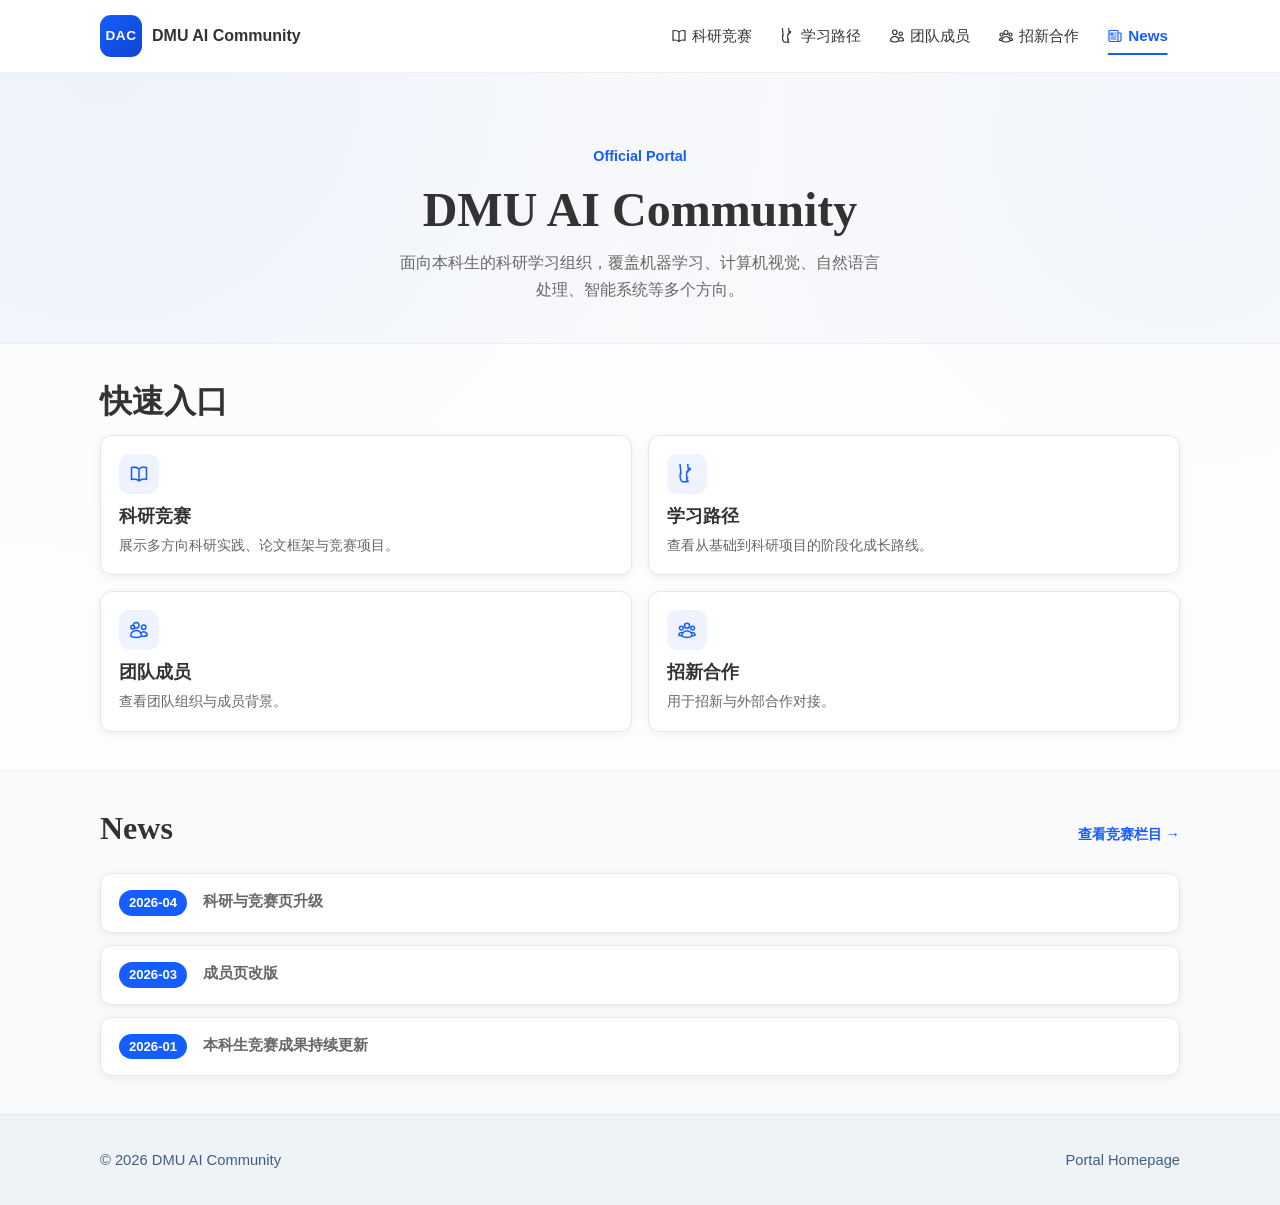
<file: index.html>
<!doctype html>
<html lang="zh-CN">
<head>
  <meta charset="UTF-8" />
  <meta name="viewport" content="width=device-width, initial-scale=1.0" />
  <title>DMU AI Community | 首页</title>
  <meta name="description" content="DMU AI Community 门户首页。" />
  <link rel="stylesheet" href="./css/main.css" />
</head>
<body class="portal-page">
  <!-- ========== Navigation ========== -->
  <header class="site-header" id="top">
    <div class="container nav-wrap">
      <a class="brand" href="./index.html">
        <span class="brand-mark">DAC</span>
        <span class="brand-text">DMU AI Community</span>
      </a>
      <button class="menu-btn" id="menuBtn" aria-label="切换导航">菜单</button>
      <nav class="nav-links"></nav>
    </div>
  </header>
  <div class="nav-mobile" id="navMobile"></div>

  <!-- ========== Main Content ========== -->
  <main>
    <section class="hero">
      <div class="container hero-grid">
        <div>
          <p class="eyebrow">Official Portal</p>
          <h1>DMU AI Community</h1>
          <p class="hero-sub">
            面向本科生的科研学习组织，覆盖机器学习、计算机视觉、自然语言处理、智能系统等多个方向。
          </p></div>
      </div>
    </section>

    <section class="section alt">
      <div class="container">
        <h2>快速入口</h2>
        <div class="cards four">
          <article class="card">
            <div class="card-icon">
              <svg xmlns="http://www.w3.org/2000/svg" fill="none" viewBox="0 0 24 24" stroke-width="1.8" stroke="currentColor"><path stroke-linecap="round" stroke-linejoin="round" d="M12 6.042A8.967 8.967 0 0 0 6 3.75c-1.052 0-2.062.18-3 .512v14.25A8.987 8.987 0 0 1 6 18c2.305 0 4.408.867 6 2.292m0-14.25a8.966 8.966 0 0 1 6-2.292c1.052 0 2.062.18 3 .512v14.25A8.987 8.987 0 0 0 18 18a8.967 8.967 0 0 0-6 2.292m0-14.25v14.25" /></svg>
            </div>
            <h3>科研竞赛</h3>
            <p>展示多方向科研实践、论文框架与竞赛项目。</p>
          </article>
          <article class="card">
            <div class="card-icon">
              <svg xmlns="http://www.w3.org/2000/svg" fill="none" viewBox="0 0 24 24" stroke-width="1.8" stroke="currentColor"><path stroke-linecap="round" stroke-linejoin="round" d="M4.26 10.147a60.438 60.438 0 0 0-.5 4.78c0 1.194.224 2.347.616 3.395.393.992.92 1.86 1.556 2.564a25.25 25.25 0 0 0 4.78.5c.85-.004 1.705-.08 2.539-.214l-.183-1.043a9.492 9.492 0 0 1-1.484-1.01l.184-1.09a7.428 7.428 0 0 0 1.01-1.484l-1.042-.183a60.43 60.43 0 0 0-.214-2.54c.003-.2.003-.4.003-.603 0-.2-.001-.4-.003-.602a59.77 59.77 0 0 0 .214-2.539 9.483 9.483 0 0 1 1.484-1.01l-1.042-.183a7.428 7.428 0 0 0 1.01-1.484l1.09.184a9.492 9.492 0 0 1 1.484-1.01l.183-1.043a60.43 60.43 0 0 0-2.539-.214 60.438 60.438 0 0 0-.5-4.78 60.438 60.438 0 0 0-.5-4.78 60.43 60.43 0 0 0-2.539-.214 60.43 60.43 0 0 0-2.539.214 9.492 9.492 0 0 1-1.484 1.01l1.042.183a7.428 7.428 0 0 0-1.01 1.484l-1.09-.184a9.492 9.492 0 0 1-1.484-1.01l.183 1.043a60.43 60.43 0 0 0 .214 2.539 60.438 60.438 0 0 0 .5 4.78 60.438 60.438 0 0 0 .5 4.78c.067.33.119.662.152 1z" /></svg>
            </div>
            <h3>学习路径</h3>
            <p>查看从基础到科研项目的阶段化成长路线。</p>
          </article>
          <article class="card">
            <div class="card-icon">
              <svg xmlns="http://www.w3.org/2000/svg" fill="none" viewBox="0 0 24 24" stroke-width="1.8" stroke="currentColor"><path stroke-linecap="round" stroke-linejoin="round" d="M15 19.128a9.38 9.38 0 0 0 2.625.372 9.337 9.337 0 0 0 4.121-.952 4.125 4.125 0 0 0-7.533-2.493M15 19.128v-.003c0-1.113-.285-2.16-.786-3.07M15 19.128v.106A12.318 12.318 0 0 1 8.624 21c-2.331 0-4.512-.645-6.374-1.766l-.001-.109a6.375 6.375 0 0 1 11.964-3.07M12 6.375a3.375 3.375 0 1 1-6.75 0 3.375 3.375 0 0 1 6.75 0Zm8.25 2.25a2.625 2.625 0 1 1-5.25 0 2.625 2.625 0 0 1 5.25 0Zm-13.5 0a2.25 2.25 0 1 1-4.5 0 2.25 2.25 0 0 1 4.5 0Z" /></svg>
            </div>
            <h3>团队成员</h3>
            <p>查看团队组织与成员背景。</p>
          </article>
          <article class="card">
            <div class="card-icon">
              <svg xmlns="http://www.w3.org/2000/svg" fill="none" viewBox="0 0 24 24" stroke-width="1.8" stroke="currentColor"><path stroke-linecap="round" stroke-linejoin="round" d="M18 18.72a9.094 9.094 0 0 0 3.741-.479 3 3 0 0 0-4.682-2.72m.94 3.198.001.031c0 .225-.012.447-.037.666A11.944 11.944 0 0 1 12 21c-2.17 0-4.207-.576-5.963-1.584A6.062 6.062 0 0 1 6 18.719m12 0a5.971 5.971 0 0 0-.941-3.197m0 0A5.995 5.995 0 0 0 12 12.75a5.995 5.995 0 0 0-5.058 2.772m0 0a3 3 0 0 0-4.681 2.72 8.986 8.986 0 0 0 3.74.477m.94-3.197a5.971 5.971 0 0 0-.94 3.197M15 6.75a3 3 0 1 1-6 0 3 3 0 0 1 6 0Zm6 3a2.25 2.25 0 1 1-4.5 0 2.25 2.25 0 0 1 4.5 0Zm-13.5 0a2.25 2.25 0 1 1-4.5 0 2.25 2.25 0 0 1 4.5 0Z" /></svg>
            </div>
            <h3>招新合作</h3>
            <p>用于招新与外部合作对接。</p>
          </article>
        </div>
      </div>
    </section>

    <section class="section" id="news">
      <div class="container">
        <div class="section-head">
          <h2>News</h2>
          <a href="./research.html#competitions">查看竞赛栏目 →</a>
        </div>
        <ul class="news-list">
          <li class="news-item">
            <span class="news-date">2026-04</span>
            <p class="news-title">科研与竞赛页升级</p>
          </li>
          <li class="news-item">
            <span class="news-date">2026-03</span>
            <p class="news-title">成员页改版</p>
          </li>
          <li class="news-item">
            <span class="news-date">2026-01</span>
            <p class="news-title">本科生竞赛成果持续更新</p>
          </li>
        </ul>
      </div>
    </section>
  </main>

  <div class="site-footer-placeholder"></div>

  <script src="./js/nav-config.js"></script>
  <script type="module" src="./js/app.js"></script>
</body>
</html>
</file>
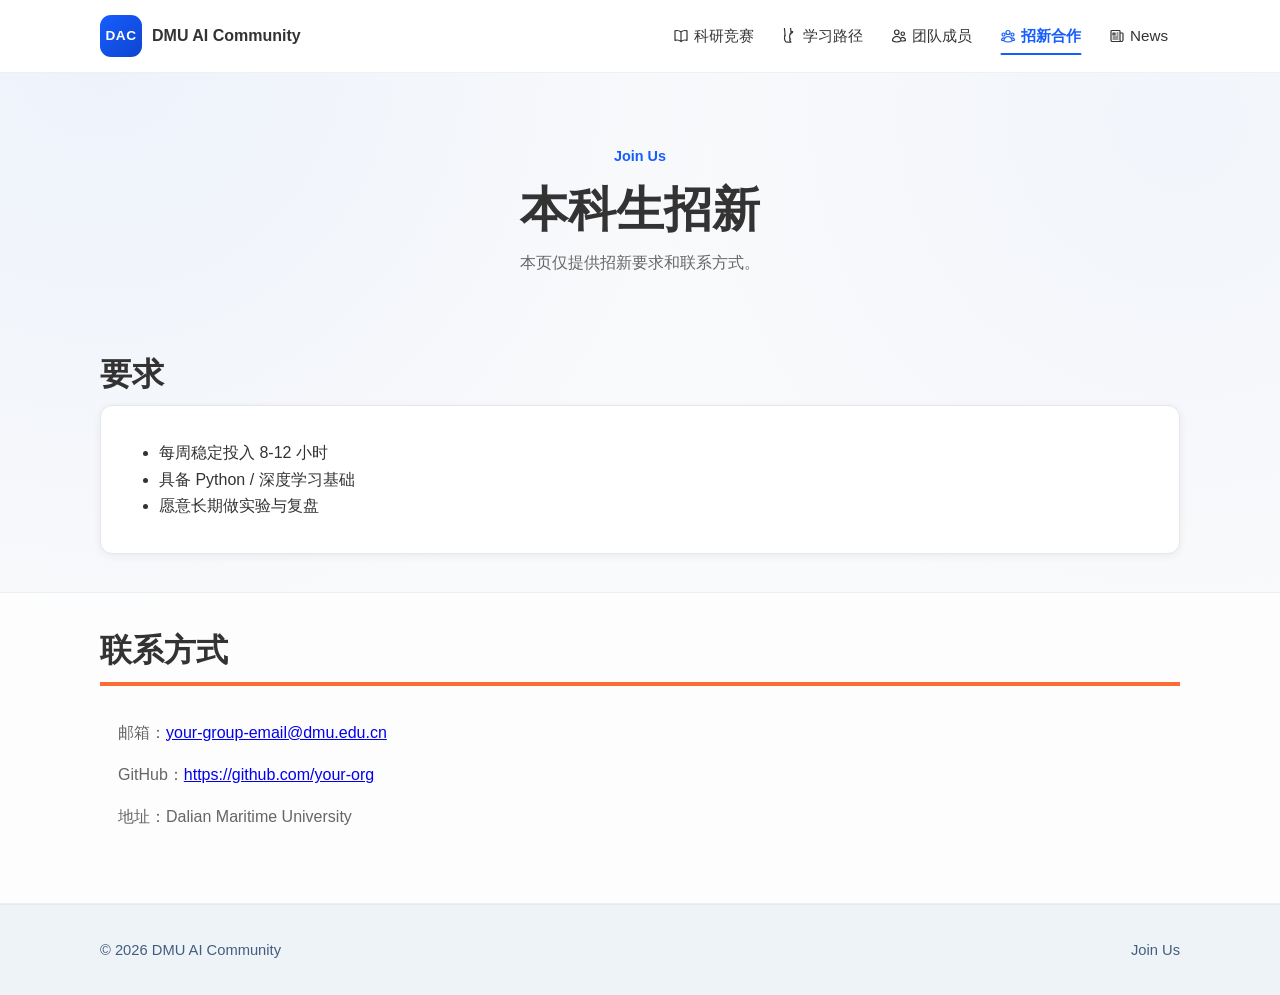
<file: collab.html>
<!doctype html>
<html lang="zh-CN">
<head>
  <meta charset="UTF-8" />
  <meta name="viewport" content="width=device-width, initial-scale=1.0" />
  <title>DMU AI Community | 招新合作</title>
  <meta name="description" content="DMU AI Community 招新页：要求与联系方式。" />
  <link rel="stylesheet" href="./css/main.css" />
</head>
<body class="collab-page">
  <!-- ========== Navigation ========== -->
  <header class="site-header" id="top">
    <div class="container nav-wrap">
      <a class="brand" href="./index.html">
        <span class="brand-mark">DAC</span>
        <span class="brand-text">DMU AI Community</span>
      </a>
      <button class="menu-btn" id="menuBtn" aria-label="切换导航">菜单</button>
      <nav class="nav-links"></nav>
    </div>
  </header>
  <div class="nav-mobile" id="navMobile"></div>

  <!-- ========== Main Content ========== -->
  <main>
    <section class="hero">
      <div class="container hero-grid">
        <div>
          <p class="eyebrow">Join Us</p>
          <h1>本科生招新</h1>
          <p class="hero-sub">本页仅提供招新要求和联系方式。</p></div>
      </div>
    </section>

    <section class="section" id="requirements">
      <div class="container">
        <h2>要求</h2>
        <article class="card">
          <ul>
            <li>每周稳定投入 8-12 小时</li>
            <li>具备 Python / 深度学习基础</li>
            <li>愿意长期做实验与复盘</li>
          </ul>
        </article>
      </div>
    </section>

    <section class="section alt" id="contact">
      <div class="container">
        <h2>联系方式</h2>
        <article class="join-card">
          <p>邮箱：<a href="mailto:your-group-email@dmu.edu.cn">your-group-email@dmu.edu.cn</a></p>
          <p>GitHub：<a href="https://github.com/your-org">https://github.com/your-org</a></p>
          <p>地址：Dalian Maritime University</p></article>
      </div>
    </section>
  </main>

  <div class="site-footer-placeholder"></div>

  <script src="./js/nav-config.js"></script>
  <script type="module" src="./js/app.js"></script>
</body>
</html>
</file>
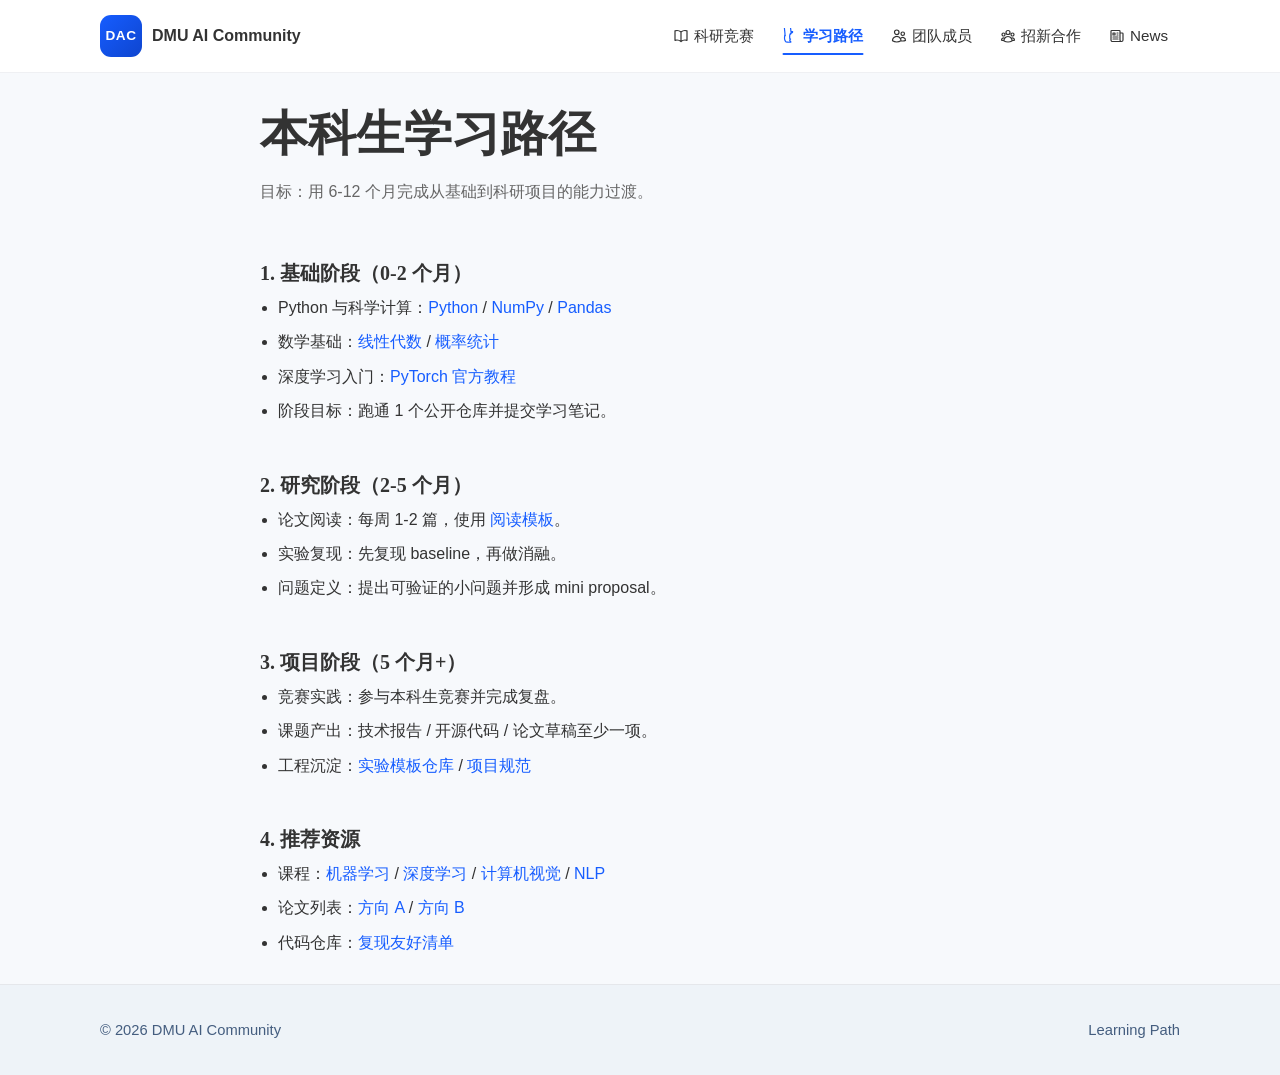
<file: learning.html>
<!doctype html>
<html lang="zh-CN">
<head>
  <meta charset="UTF-8" />
  <meta name="viewport" content="width=device-width, initial-scale=1.0" />
  <title>DMU AI Community | 学习路径</title>
  <meta name="description" content="DMU AI Community 学习路径页。" />
  <link rel="stylesheet" href="./css/main.css" />
</head>
<body class="portal-page learning-simple-page">
  <!-- ========== Navigation ========== -->
  <header class="site-header" id="top">
    <div class="container nav-wrap">
      <a class="brand" href="./index.html">
        <span class="brand-mark">DAC</span>
        <span class="brand-text">DMU AI Community</span>
      </a>
      <button class="menu-btn" id="menuBtn" aria-label="切换导航">菜单</button>
      <nav class="nav-links"></nav>
    </div>
  </header>
  <div class="nav-mobile" id="navMobile"></div>

  <!-- ========== Main Content ========== -->
  <main class="learning-main">
    <section class="section" id="top-intro">
      <div class="container learning-wrap">
        <h1>本科生学习路径</h1>
        <p>目标：用 6-12 个月完成从基础到科研项目的能力过渡。</p>
      </div>
    </section>

    <section class="section" id="foundation">
      <div class="container learning-wrap">
        <h2>1. 基础阶段（0-2 个月）</h2>
        <ul class="path-list">
          <li>Python 与科学计算：<a href="#">Python</a> / <a href="#">NumPy</a> / <a href="#">Pandas</a></li>
          <li>数学基础：<a href="#">线性代数</a> / <a href="#">概率统计</a></li>
          <li>深度学习入门：<a href="#">PyTorch 官方教程</a></li>
          <li>阶段目标：跑通 1 个公开仓库并提交学习笔记。</li>
        </ul>
      </div>
    </section>

    <section class="section" id="research">
      <div class="container learning-wrap">
        <h2>2. 研究阶段（2-5 个月）</h2>
        <ul class="path-list">
          <li>论文阅读：每周 1-2 篇，使用 <a href="#">阅读模板</a>。</li>
          <li>实验复现：先复现 baseline，再做消融。</li>
          <li>问题定义：提出可验证的小问题并形成 mini proposal。</li>
        </ul>
      </div>
    </section>

    <section class="section" id="project">
      <div class="container learning-wrap">
        <h2>3. 项目阶段（5 个月+）</h2>
        <ul class="path-list">
          <li>竞赛实践：参与本科生竞赛并完成复盘。</li>
          <li>课题产出：技术报告 / 开源代码 / 论文草稿至少一项。</li>
          <li>工程沉淀：<a href="#">实验模板仓库</a> / <a href="#">项目规范</a></li>
        </ul>
      </div>
    </section>

    <section class="section" id="resources">
      <div class="container learning-wrap">
        <h2>4. 推荐资源</h2>
        <ul class="path-list">
          <li>课程：<a href="#">机器学习</a> / <a href="#">深度学习</a> / <a href="#">计算机视觉</a> / <a href="#">NLP</a></li>
          <li>论文列表：<a href="#">方向 A</a> / <a href="#">方向 B</a></li>
          <li>代码仓库：<a href="#">复现友好清单</a></li>
        </ul>
      </div>
    </section>
  </main>

  <div class="site-footer-placeholder"></div>

  <script src="./js/nav-config.js"></script>
  <script type="module" src="./js/app.js"></script>
</body>
</html>
</file>
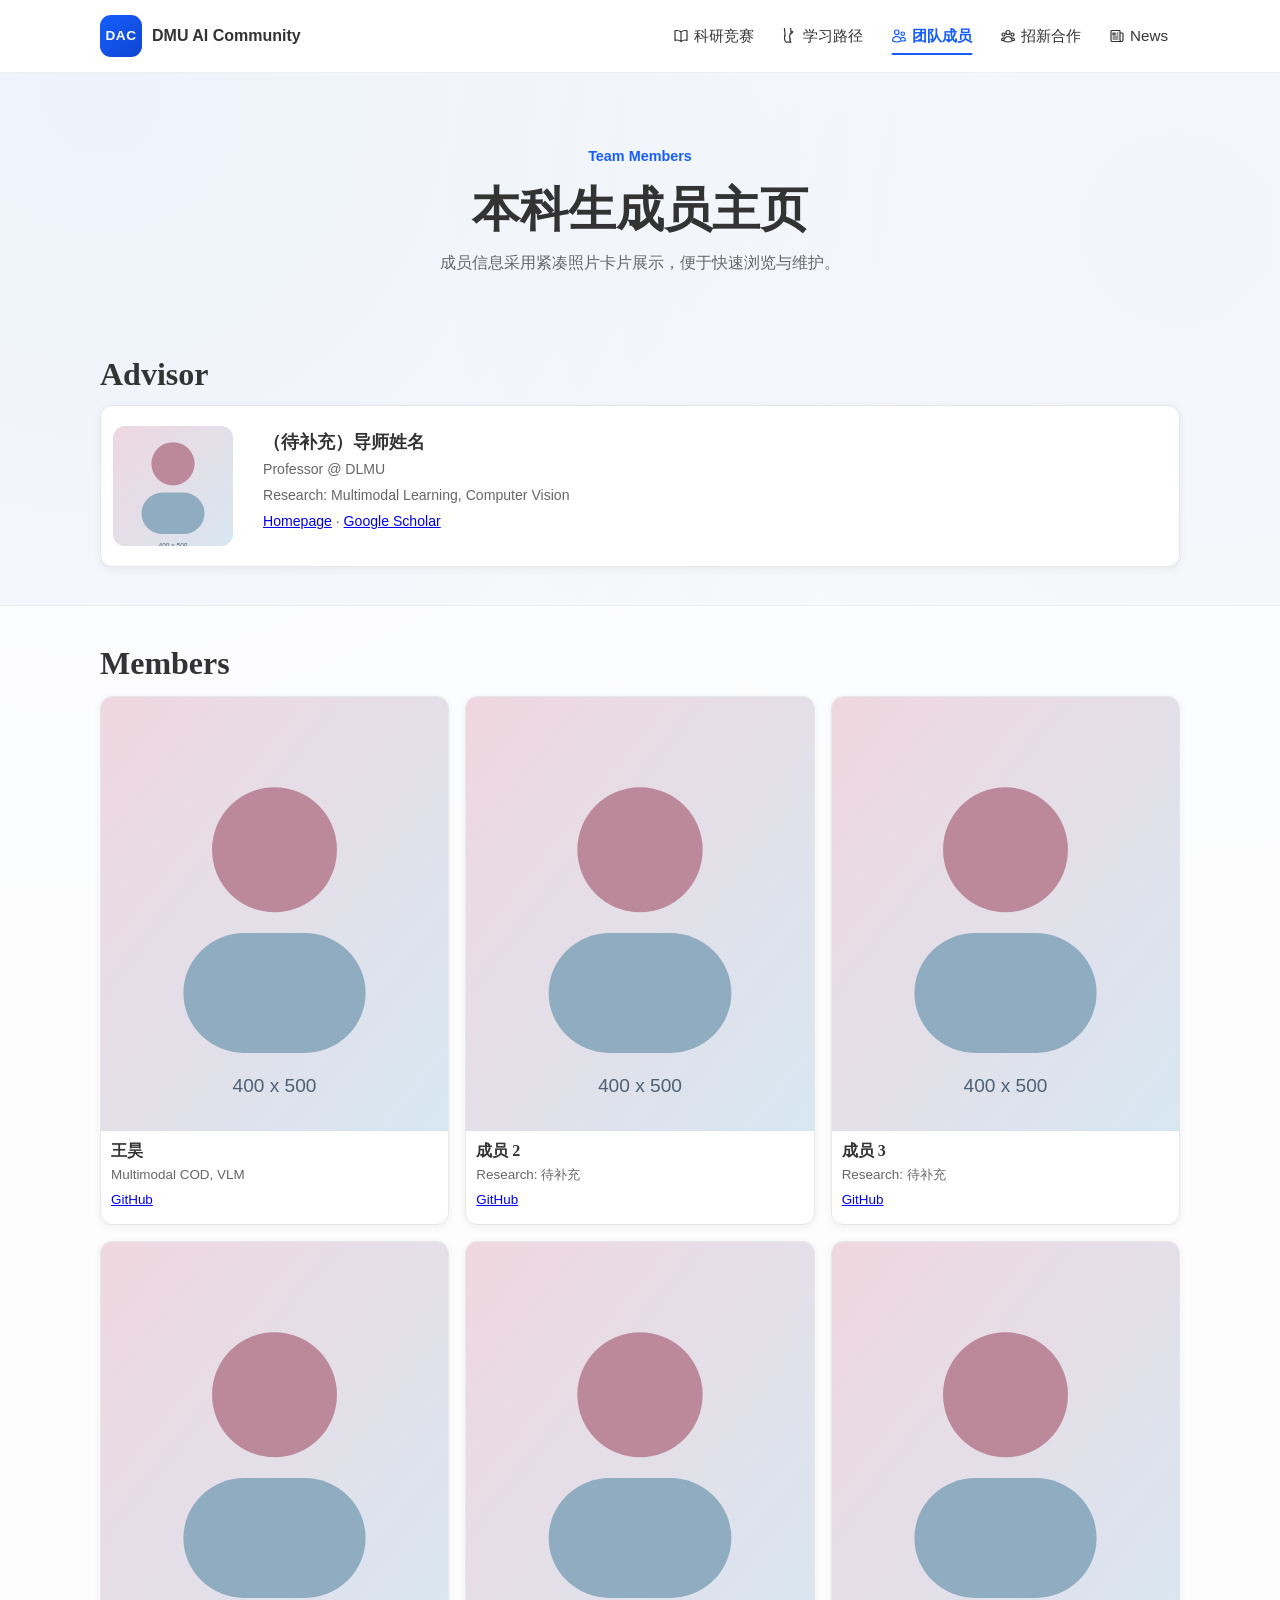
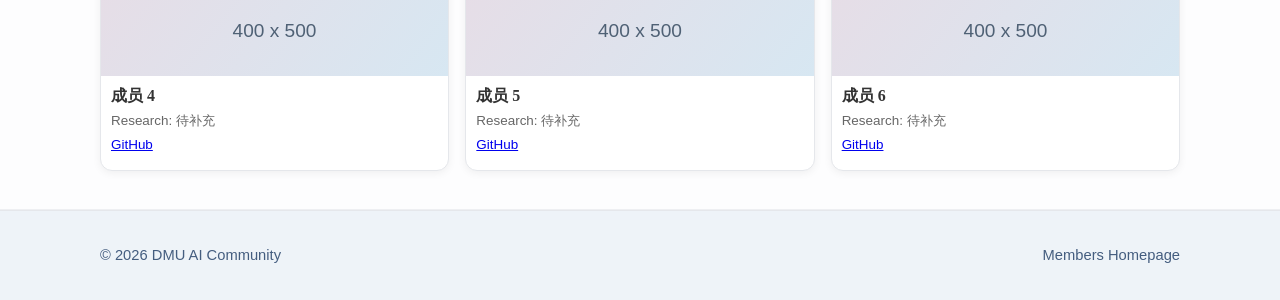
<file: members.html>
<!doctype html>
<html lang="zh-CN">
<head>
  <meta charset="UTF-8" />
  <meta name="viewport" content="width=device-width, initial-scale=1.0" />
  <title>DMU AI Community | 团队成员</title>
  <meta name="description" content="DMU AI Community 成员主页。" />
  <link rel="stylesheet" href="./css/main.css" />
</head>
<body class="members-page">
  <!-- ========== Navigation ========== -->
  <header class="site-header" id="top">
    <div class="container nav-wrap">
      <a class="brand" href="./index.html">
        <span class="brand-mark">DAC</span>
        <span class="brand-text">DMU AI Community</span>
      </a>
      <button class="menu-btn" id="menuBtn" aria-label="切换导航">菜单</button>
      <nav class="nav-links"></nav>
    </div>
  </header>
  <div class="nav-mobile" id="navMobile"></div>

  <!-- ========== Main Content ========== -->
  <main>
    <section class="hero">
      <div class="container hero-grid">
        <div>
          <p class="eyebrow">Team Members</p>
          <h1>本科生成员主页</h1>
          <p class="hero-sub">成员信息采用紧凑照片卡片展示，便于快速浏览与维护。</p></div>
      </div>
    </section>

    <section class="section" id="advisor">
      <div class="container">
        <h2>Advisor</h2>
        <article class="card advisor-card">
          <a class="advisor-photo-link" href="./assets/members/full/placeholder-member.svg" target="_blank" rel="noopener noreferrer">
            <img class="advisor-photo" src="./assets/members/thumb/placeholder-member.svg" alt="Advisor photo placeholder" />
          </a>
          <div class="member-meta">
            <h3>（待补充）导师姓名</h3>
            <p>Professor @ DLMU</p>
            <p>Research: Multimodal Learning, Computer Vision</p>
            <p><a href="#">Homepage</a> · <a href="#">Google Scholar</a></p>
          </div>
        </article>
      </div>
    </section>

    <section class="section alt" id="members">
      <div class="container">
        <h2>Members</h2>
        <div class="member-grid members-grid-six">
          <article class="card member-card compact-member">
            <a class="member-photo-link" href="./assets/members/full/placeholder-member.svg" target="_blank" rel="noopener noreferrer">
              <img class="member-photo" src="./assets/members/thumb/placeholder-member.svg" alt="Member photo placeholder" />
            </a>
            <div class="member-meta">
              <h3>王昊</h3>
              <p>Multimodal COD, VLM</p>
              <p><a href="#">GitHub</a></p>
            </div>
          </article>
          <article class="card member-card compact-member">
            <a class="member-photo-link" href="./assets/members/full/placeholder-member.svg" target="_blank" rel="noopener noreferrer">
              <img class="member-photo" src="./assets/members/thumb/placeholder-member.svg" alt="Member photo placeholder" />
            </a>
            <div class="member-meta">
              <h3>成员 2</h3>
              <p>Research: 待补充</p>
              <p><a href="#">GitHub</a></p>
            </div>
          </article>
          <article class="card member-card compact-member">
            <a class="member-photo-link" href="./assets/members/full/placeholder-member.svg" target="_blank" rel="noopener noreferrer">
              <img class="member-photo" src="./assets/members/thumb/placeholder-member.svg" alt="Member photo placeholder" />
            </a>
            <div class="member-meta">
              <h3>成员 3</h3>
              <p>Research: 待补充</p>
              <p><a href="#">GitHub</a></p>
            </div>
          </article>
          <article class="card member-card compact-member">
            <a class="member-photo-link" href="./assets/members/full/placeholder-member.svg" target="_blank" rel="noopener noreferrer">
              <img class="member-photo" src="./assets/members/thumb/placeholder-member.svg" alt="Member photo placeholder" />
            </a>
            <div class="member-meta">
              <h3>成员 4</h3>
              <p>Research: 待补充</p>
              <p><a href="#">GitHub</a></p>
            </div>
          </article>
          <article class="card member-card compact-member">
            <a class="member-photo-link" href="./assets/members/full/placeholder-member.svg" target="_blank" rel="noopener noreferrer">
              <img class="member-photo" src="./assets/members/thumb/placeholder-member.svg" alt="Member photo placeholder" />
            </a>
            <div class="member-meta">
              <h3>成员 5</h3>
              <p>Research: 待补充</p>
              <p><a href="#">GitHub</a></p>
            </div>
          </article>
          <article class="card member-card compact-member">
            <a class="member-photo-link" href="./assets/members/full/placeholder-member.svg" target="_blank" rel="noopener noreferrer">
              <img class="member-photo" src="./assets/members/thumb/placeholder-member.svg" alt="Member photo placeholder" />
            </a>
            <div class="member-meta">
              <h3>成员 6</h3>
              <p>Research: 待补充</p>
              <p><a href="#">GitHub</a></p>
            </div>
          </article>
        </div>
      </div>
    </section>
  </main>

  <div class="site-footer-placeholder"></div>

  <script src="./js/nav-config.js"></script>
  <script type="module" src="./js/app.js"></script>
</body>
</html>
</file>
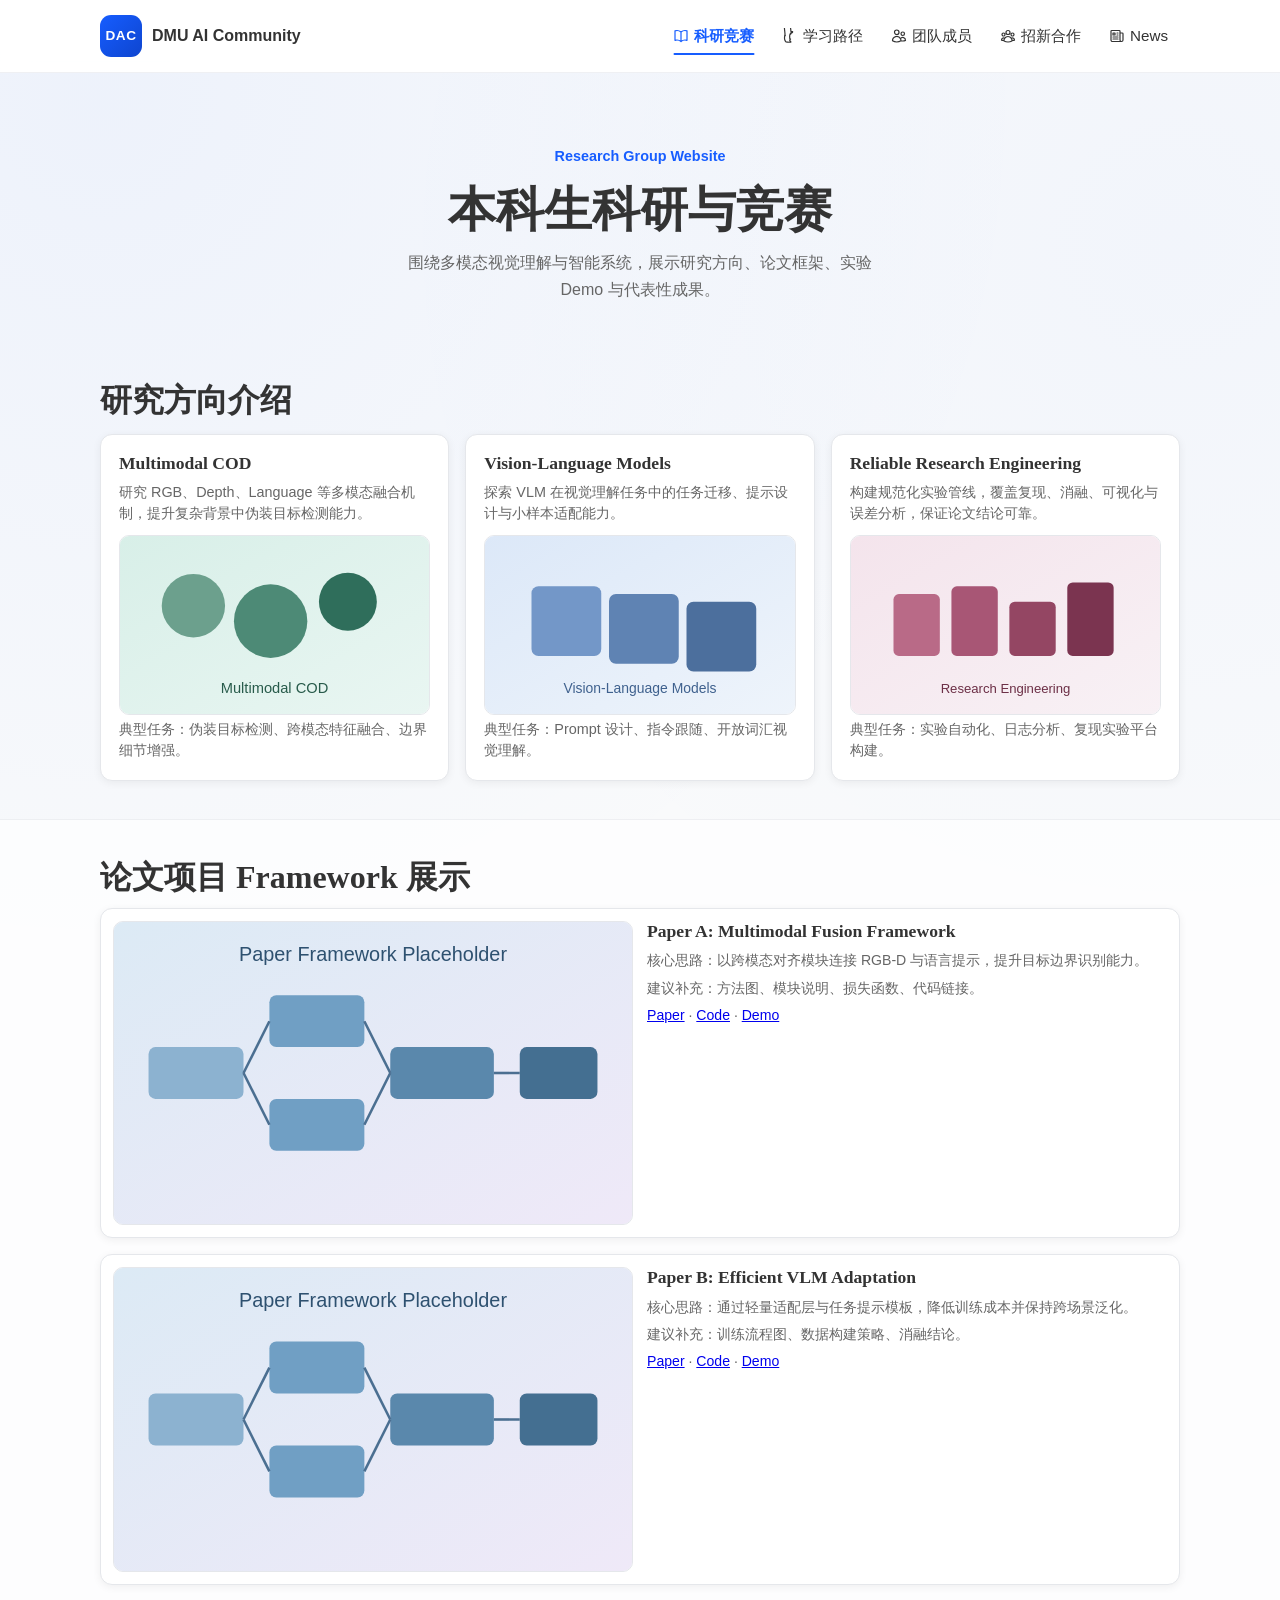
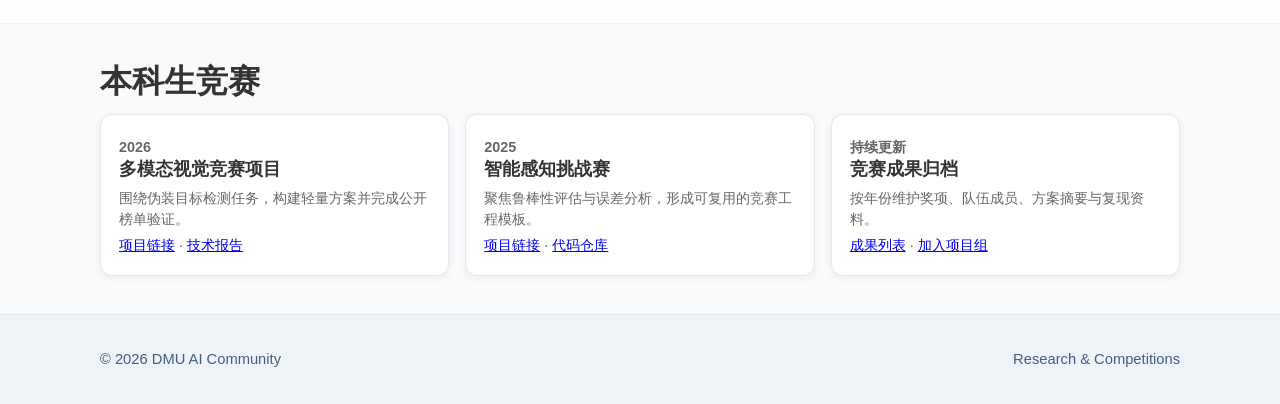
<file: research.html>
<!doctype html>
<html lang="zh-CN">
<head>
  <meta charset="UTF-8" />
  <meta name="viewport" content="width=device-width, initial-scale=1.0" />
  <title>DMU AI Community | 科研竞赛</title>
  <meta name="description" content="DMU AI Community 科研竞赛页：研究方向、论文框架与本科生竞赛。" />
  <link rel="stylesheet" href="./css/main.css" />
</head>
<body class="research-page">
  <!-- ========== Navigation ========== -->
  <header class="site-header" id="top">
    <div class="container nav-wrap">
      <a class="brand" href="./index.html">
        <span class="brand-mark">DAC</span>
        <span class="brand-text">DMU AI Community</span>
      </a>
      <button class="menu-btn" id="menuBtn" aria-label="切换导航">菜单</button>
      <nav class="nav-links"></nav>
    </div>
  </header>
  <div class="nav-mobile" id="navMobile"></div>

  <!-- ========== Main Content ========== -->
  <main>
    <section class="hero">
      <div class="container hero-grid">
        <div>
          <p class="eyebrow">Research Group Website</p>
          <h1>本科生科研与竞赛</h1>
          <p class="hero-sub">围绕多模态视觉理解与智能系统，展示研究方向、论文框架、实验 Demo 与代表性成果。</p></div>
      </div>
    </section>

    <section class="section" id="directions">
      <div class="container">
        <h2>研究方向介绍</h2>
        <div class="cards three">
          <article class="card">
            <h3>Multimodal COD</h3>
            <p>研究 RGB、Depth、Language 等多模态融合机制，提升复杂背景中伪装目标检测能力。</p>
            <img class="direction-thumb" src="./assets/research/direction-cod.svg" alt="Multimodal COD direction figure" />
            <p class="direction-note">典型任务：伪装目标检测、跨模态特征融合、边界细节增强。</p>
          </article>
          <article class="card">
            <h3>Vision-Language Models</h3>
            <p>探索 VLM 在视觉理解任务中的任务迁移、提示设计与小样本适配能力。</p>
            <img class="direction-thumb" src="./assets/research/direction-vlm.svg" alt="Vision-Language Models direction figure" />
            <p class="direction-note">典型任务：Prompt 设计、指令跟随、开放词汇视觉理解。</p>
          </article>
          <article class="card">
            <h3>Reliable Research Engineering</h3>
            <p>构建规范化实验管线，覆盖复现、消融、可视化与误差分析，保证论文结论可靠。</p>
            <img class="direction-thumb" src="./assets/research/direction-eng.svg" alt="Research engineering direction figure" />
            <p class="direction-note">典型任务：实验自动化、日志分析、复现实验平台构建。</p>
          </article>
        </div>
      </div>
    </section>

    <section class="section alt" id="frameworks">
      <div class="container">
        <h2>论文项目 Framework 展示</h2>
        <div class="framework-list">
          <article class="card paper-card">
            <img class="paper-figure" src="./assets/research/framework-placeholder.svg" alt="Framework figure placeholder" />
            <div class="paper-info">
              <h3>Paper A: Multimodal Fusion Framework</h3>
              <p>核心思路：以跨模态对齐模块连接 RGB-D 与语言提示，提升目标边界识别能力。</p>
              <p>建议补充：方法图、模块说明、损失函数、代码链接。</p>
              <p><a href="#">Paper</a> · <a href="#">Code</a> · <a href="#">Demo</a></p>
            </div>
          </article>
          <article class="card paper-card">
            <img class="paper-figure" src="./assets/research/framework-placeholder.svg" alt="Framework figure placeholder" />
            <div class="paper-info">
              <h3>Paper B: Efficient VLM Adaptation</h3>
              <p>核心思路：通过轻量适配层与任务提示模板，降低训练成本并保持跨场景泛化。</p>
              <p>建议补充：训练流程图、数据构建策略、消融结论。</p>
              <p><a href="#">Paper</a> · <a href="#">Code</a> · <a href="#">Demo</a></p>
            </div>
          </article>
        </div>
      </div>
    </section>

    <section class="section" id="competitions">
      <div class="container">
        <h2>本科生竞赛</h2>
        <div class="cards three">
          <article class="card">
            <p class="card-date">2026</p>
            <h3>多模态视觉竞赛项目</h3>
            <p>围绕伪装目标检测任务，构建轻量方案并完成公开榜单验证。</p>
            <p><a href="#">项目链接</a> · <a href="#">技术报告</a></p>
          </article>
          <article class="card">
            <p class="card-date">2025</p>
            <h3>智能感知挑战赛</h3>
            <p>聚焦鲁棒性评估与误差分析，形成可复用的竞赛工程模板。</p>
            <p><a href="#">项目链接</a> · <a href="#">代码仓库</a></p>
          </article>
          <article class="card">
            <p class="card-date">持续更新</p>
            <h3>竞赛成果归档</h3>
            <p>按年份维护奖项、队伍成员、方案摘要与复现资料。</p>
            <p><a href="#">成果列表</a> · <a href="#">加入项目组</a></p>
          </article>
        </div>
      </div>
    </section>
  </main>

  <div class="site-footer-placeholder"></div>

  <script src="./js/nav-config.js"></script>
  <script type="module" src="./js/app.js"></script>
</body>
</html>
</file>
<file: css/main.css>
/* ========================================
   DMU AI Club — Main CSS Entry
   ======================================== */

@import './tokens.css';
@import './base.css';
@import './components.css';
@import './pages.css';
@import './responsive.css';
</file>
